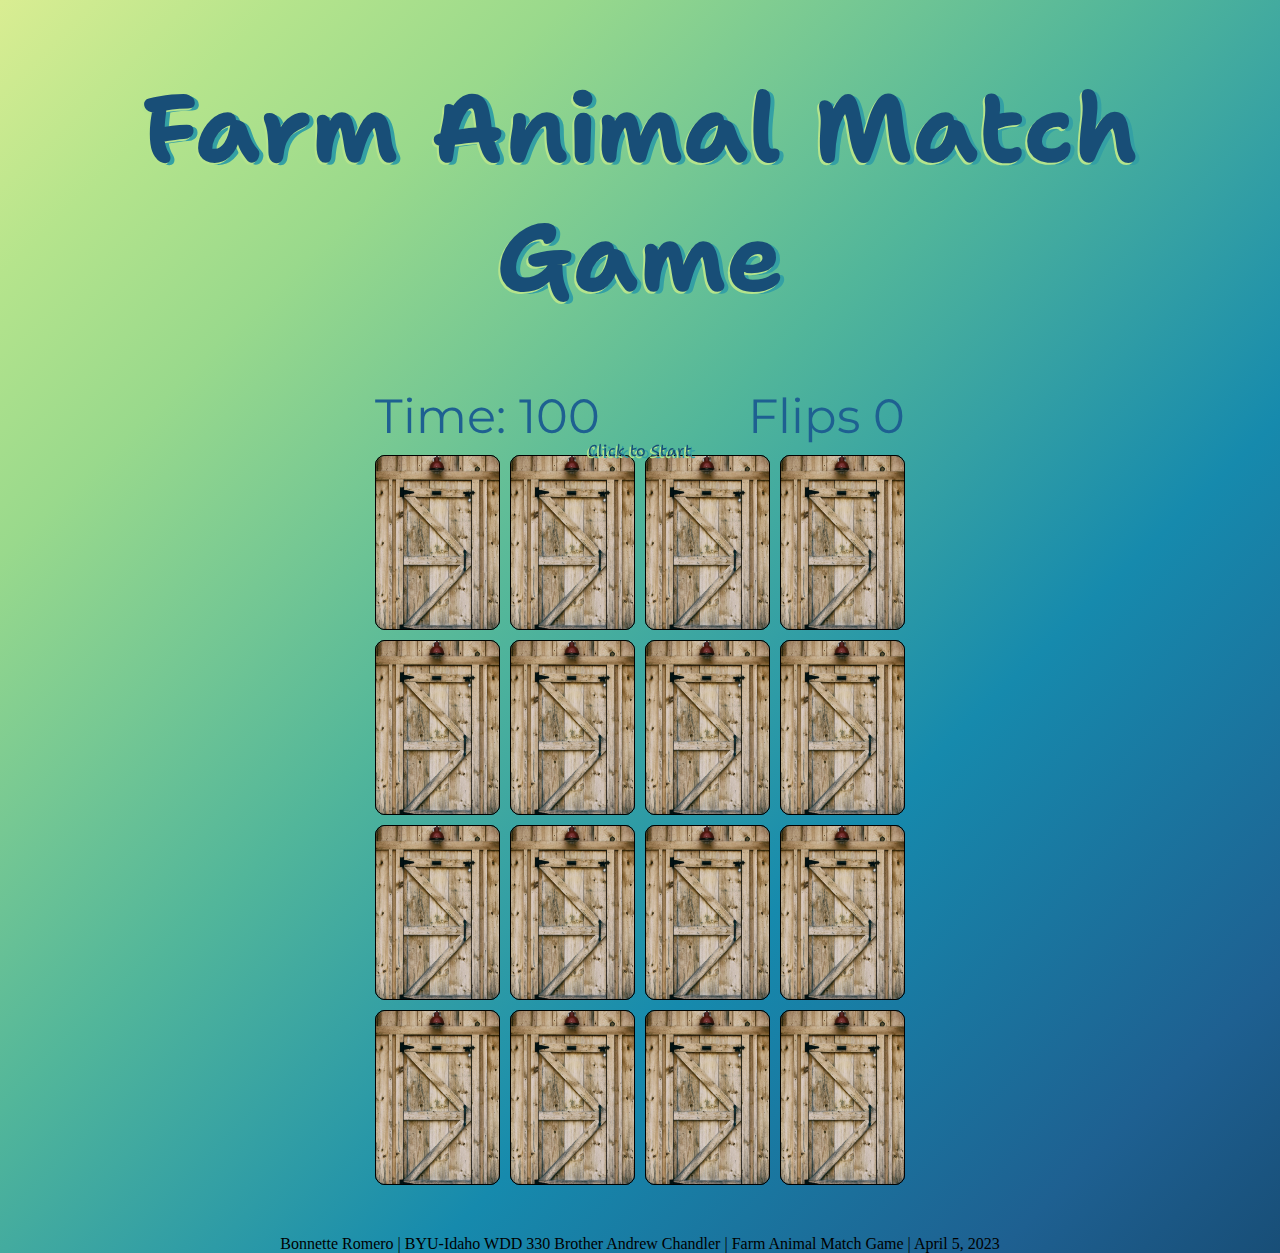
<file: index.html>
<!DOCTYPE html>
<html lang="en">
<head>
    <meta charset="UTF-8">
    <meta http-equiv="X-UA-Compatible" content="IE=edge">
    <meta name="viewport" content="width=device-width, initial-scale=1.0">
    <script src="./script.js" async></script> 
    <link rel="stylesheet" href="./style.css">

    <style>
        @import url('https://fonts.googleapis.com/css2?family=Shantell+Sans:ital,wght@0,300;0,400;0,500;0,600;0,700;0,800;1,300;1,400;1,500;1,600;1,700;1,800&display=swap');
    </style>
    <link rel="preconnect" href="https://fonts.googleapis.com">
    <link rel="preconnect" href="https://fonts.gstatic.com" crossorigin>
    <link href="https://fonts.googleapis.com/css2?family=Shantell+Sans:ital,wght@0,300;0,400;0,500;0,600;0,700;0,800;1,300;1,400;1,500;1,600;1,700;1,800&display=swap" rel="stylesheet">

        
    <style>
        @import url('https://fonts.googleapis.com/css2?family=Montserrat:wght@400;500;600;700;800;900&family=Shantell+Sans:ital,wght@0,300;0,400;0,500;0,600;0,700;0,800;1,300;1,400;1,500;1,600;1,700;1,800&display=swap');
    </style>
    <link rel="preconnect" href="https://fonts.googleapis.com">
    <link rel="preconnect" href="https://fonts.gstatic.com" crossorigin>
    <link href="https://fonts.googleapis.com/css2?family=Montserrat:wght@400;500;600;700;800;900&family=Shantell+Sans:ital,wght@0,300;0,400;0,500;0,600;0,700;0,800;1,300;1,400;1,500;1,600;1,700;1,800&display=swap" rel="stylesheet">

    <title>Bonnette Romero Farm animals card-value Match Game WDD 300 Challenge Project</title>
</head>
<body class="project">
    <h1 class="page-title">Farm Animal Match Game</h1>
        <div id = "start" class="overlay-text">
            Click to Start
        </div>
        <div id="game-over-text" class="overlay-text">
            Game Over
            <span class="overlay-text-small">Click to Restart</span>
        </div>
        <div id="victory-text" class="overlay-text">
            You Won!
            <span class="overlay-text-small">Click to Restart</span>
        </div>
        <div class="game-container">
            <div class="game-info-container">
                <div  class="game-info">
                    Time: <span id="time-remaining">100</span>
                </div>

                <div class="game-info">
                    Flips <span id="flips">0</span>
                </div>
            </div>
                <div class="card">
                    <div class="card-back card-face">
                        <img  class="barndoor" src="./images/barndoor.jpg" alt="wooden barn door" height = 175px width = 125px > 
                   </div>
                   <div class="card-front card-face">
                    <img class="animals card-value" src="./images/chickensbarn2.jpg" alt="chickens" height = 175px width = 125px>
                </div>
                </div>
                    
                <div class="card">
                    <div class="card-back card-face">
                         <img  class="barndoor" src="./images/barndoor.jpg" alt="wooden barn door" height = 175px width = 125px> 
                    </div>
                    <div class="card-front card-face">
                        <img class="animals card-value" src="./images/chickensbarn2.jpg" alt="chickens" height = 175px width = 125px>
                    </div>
                </div>
                    
                <div class="card">
                    <div class="card-back card-face">
                         <img  class="barndoor" src="./images/barndoor.jpg" alt="wooden barn door" height = 175px width = 125px> 
                    </div>
                    <div class="card-front card-face">
                        <img class="animals card-value" src="./images/cows2.jpg" alt="chickens" height = 175px width = 125px>
                    </div>
                </div>
                    
                <div class="card">
                    <div class="card-back card-face">
                         <img  class="barndoor" src="./images/barndoor.jpg" alt="wooden barn door" height = 175px width = 125px> 
                    </div>
                    <div class="card-front card-face">
                        <img class="animals card-value" src="./images/cows2.jpg" alt="chickens" height = 175px width = 125px>
                    </div>
                </div>
                    
                <div class="card">
                    <div class="card-back card-face">
                         <img  class="barndoor" src="./images/barndoor.jpg" alt="wooden barn door" height = 175px width = 125px> 
                    </div>
                    <div class="card-front card-face">
                        <img class="animals card-value" src="./images/dog.jpg" alt="chickens" height = 175px width = 125px>
                    </div>
                </div>
                    
                <div class="card">
                    <div class="card-back card-face">
                         <img  class="barndoor" src="./images/barndoor.jpg" alt="wooden barn door" height = 175px width = 125px> 
                    </div>
                    <div class="card-front card-face">
                        <img class="animals card-value" src="./images/dog.jpg" alt="chickens" height = 175px width = 125px>
                    </div>
                </div>
                    
                <div class="card">
                    <div class="card-back card-face">
                         <img  class="barndoor" src="./images/barndoor.jpg" alt="wooden barn door" height = 175px width = 125px> 
                    </div>
                    <div class="card-front card-face">
                        <img class="animals card-value" src="./images/ducks.jpg" alt="chickens" height = 175px width = 125px>
                    </div>
                </div>
                    
                <div class="card">
                    <div class="card-back card-face">
                         <img  class="barndoor" src="./images/barndoor.jpg" alt="wooden barn door" height = 175px width = 125px> 
                    </div>
                    <div class="card-front card-face">
                        <img class="animals card-value" src="./images/ducks.jpg" alt="chickens" height = 175px width = 125px>
                    </div>
                </div>
                    
                <div class="card">
                    <div class="card-back card-face">
                         <img  class="barndoor" src="./images/barndoor.jpg" alt="wooden barn door" height = 175px width = 125px> 
                    </div>
                    <div class="card-front card-face">
                        <img class="animals card-value" src="./images/goat.jpg" alt="chickens" height = 175px width = 125px>
                    </div>
                </div>
                    
                <div class="card">
                    <div class="card-back card-face">
                         <img  class="barndoor" src="./images/barndoor.jpg" alt="wooden barn door" height = 175px width = 125px> 
                    </div>
                    <div class="card-front card-face">
                        <img class="animals card-value" src="./images/goat.jpg" alt="chickens" height = 175px width = 125px>
                    </div>
                </div>
                    
                <div class="card">
                    <div class="card-back card-face">
                         <img  class="barndoor" src="./images/barndoor.jpg" alt="wooden barn door" height = 175px width = 125px> 
                    </div>
                    <div class="card-front card-face">
                        <img class="animals card-value" src="./images/horses.jpg" alt="chickens" height = 175px width = 125px>
                    </div>
                </div>
                    
                <div class="card">
                    <div class="card-back card-face">
                         <img  class="barndoor" src="./images/barndoor.jpg" alt="wooden barn door" height = 175px width = 125px> 
                    </div>
                    <div class="card-front card-face">
                        <img class="animals card-value" src="./images/horses.jpg" alt="chickens" height = 175px width = 125px>
                    </div>
                </div>
                    
                <div class="card">
                    <div class="card-back card-face">
                         <img  class="barndoor" src="./images/barndoor.jpg" alt="wooden barn door" height = 175px width = 125px> 
                    </div>
                    <div class="card-front card-face">
                        <img class="animals card-value" src="./images/lamb.jpg" alt="chickens" height = 175px width = 125px>
                    </div>
                </div>
                    
                <div class="card">
                    <div class="card-back card-face">
                         <img  class="barndoor" src="./images/barndoor.jpg" alt="wooden barn door" height = 175px width = 125px> 
                    </div>
                    <div class="card-front card-face">
                        <img class="animals card-value" src="./images/lamb.jpg" alt="chickens" height = 175px width = 125px>
                    </div>
                </div>
                    
                <div class="card">
                    <div class="card-back card-face">
                         <img  class="barndoor" src="./images/barndoor.jpg" alt="wooden barn door" height = 175px width = 125px> 
                    </div>
                    <div class="card-front card-face">
                        <img class="animals card-value" src="./images/pigs.jpg" alt="chickens" height = 175px width = 125px>
                    </div>
                </div>
                    
                <div class="card">
                    <div class="card-back card-face">
                         <img  class="barndoor" src="./images/barndoor.jpg" alt="wooden barn door" height = 175px width = 125px> 
                    </div>
                    <div class="card-front card-face">
                        <img class="animals card-value" src="./images/pigs.jpg" alt="chickens" height = 175px width = 125px>
                    </div>
                </div>         
    </div>
    <footer>Bonnette Romero | BYU-Idaho  WDD 330 Brother Andrew Chandler | Farm Animal Match Game | April 5, 2023</footer>
</body>
</html>
</file>
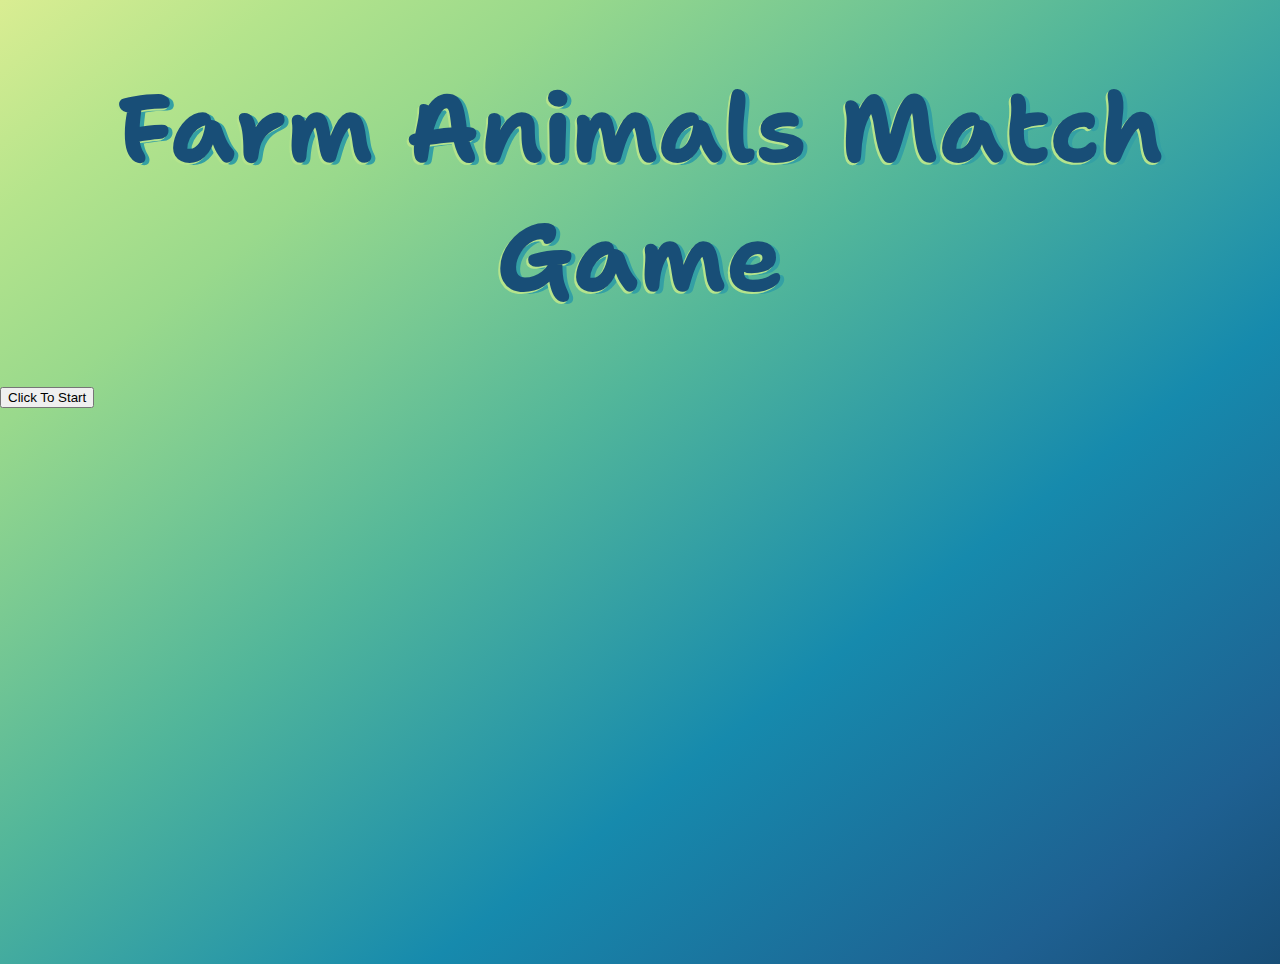
<file: projectindex.html>
<!DOCTYPE html>
<html lang="en">
<head>
    <meta charset="UTF-8">
    <meta http-equiv="X-UA-Compatible" content="IE=edge">
    <meta name="viewport" content="width=device-width, initial-scale=1.0">
    
    <link rel="stylesheet" href="./projectstyle.css">

    <style>
        @import url('https://fonts.googleapis.com/css2?family=Shantell+Sans:ital,wght@0,300;0,400;0,500;0,600;0,700;0,800;1,300;1,400;1,500;1,600;1,700;1,800&display=swap');
    </style>
    <link rel="preconnect" href="https://fonts.googleapis.com">
    <link rel="preconnect" href="https://fonts.gstatic.com" crossorigin>
    <link href="https://fonts.googleapis.com/css2?family=Shantell+Sans:ital,wght@0,300;0,400;0,500;0,600;0,700;0,800;1,300;1,400;1,500;1,600;1,700;1,800&display=swap" rel="stylesheet">

        
    <style>
        @import url('https://fonts.googleapis.com/css2?family=Montserrat:wght@400;500;600;700;800;900&family=Shantell+Sans:ital,wght@0,300;0,400;0,500;0,600;0,700;0,800;1,300;1,400;1,500;1,600;1,700;1,800&display=swap');
    </style>
    <link rel="preconnect" href="https://fonts.googleapis.com">
    <link rel="preconnect" href="https://fonts.gstatic.com" crossorigin>
    <link href="https://fonts.googleapis.com/css2?family=Montserrat:wght@400;500;600;700;800;900&family=Shantell+Sans:ital,wght@0,300;0,400;0,500;0,600;0,700;0,800;1,300;1,400;1,500;1,600;1,700;1,800&display=swap" rel="stylesheet">

    <title>Bonnette Romero Farm animals card-value Match Game WDD 300 Challenge Project</title>
</head>
<body class = "project">
  <h1 class="page-title">Farm Animals Match Game</h1>
  <div id= 'won' class = 'hidden'></div>
  <button id = 'game-button' onclick='StartGame()'>Click To Start </button>
  <div id= 'gameBoard'></div>
  <script src="./projectscript.js"></script>
</body>
</html>
</file>
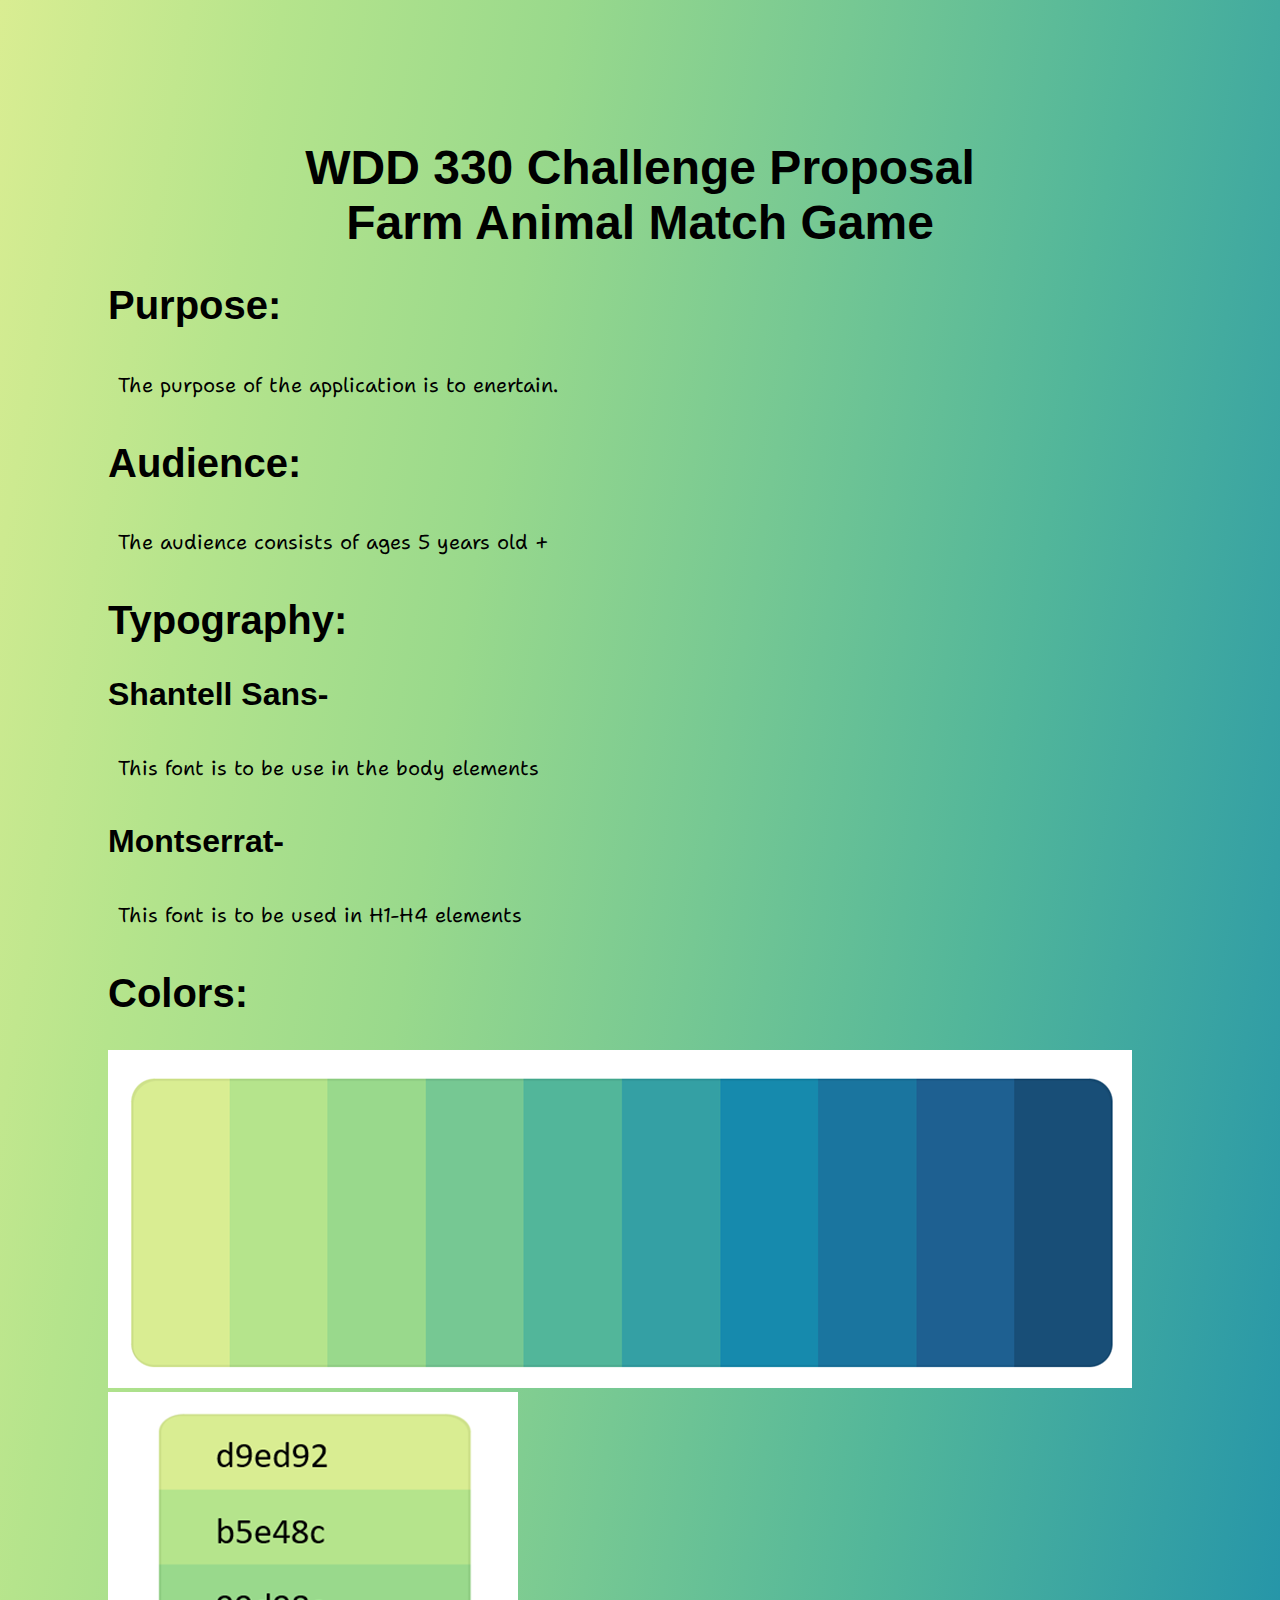
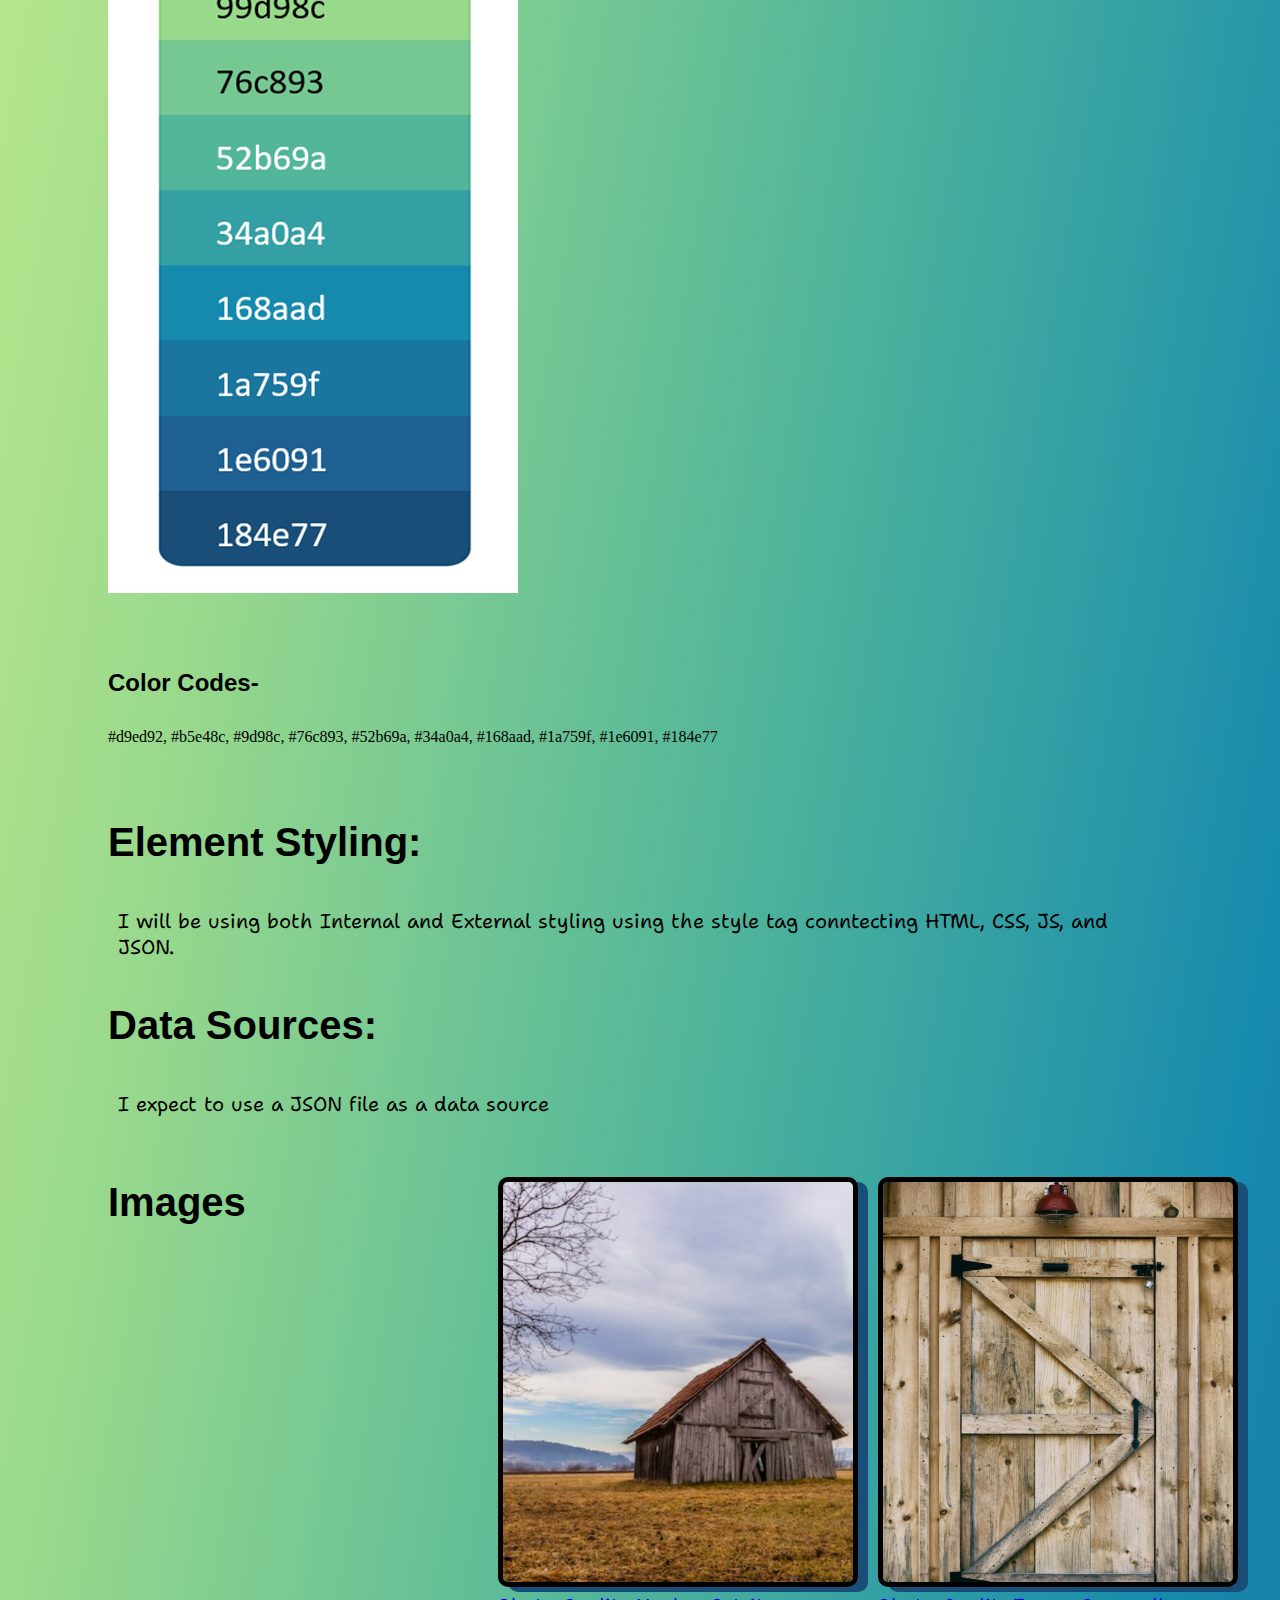
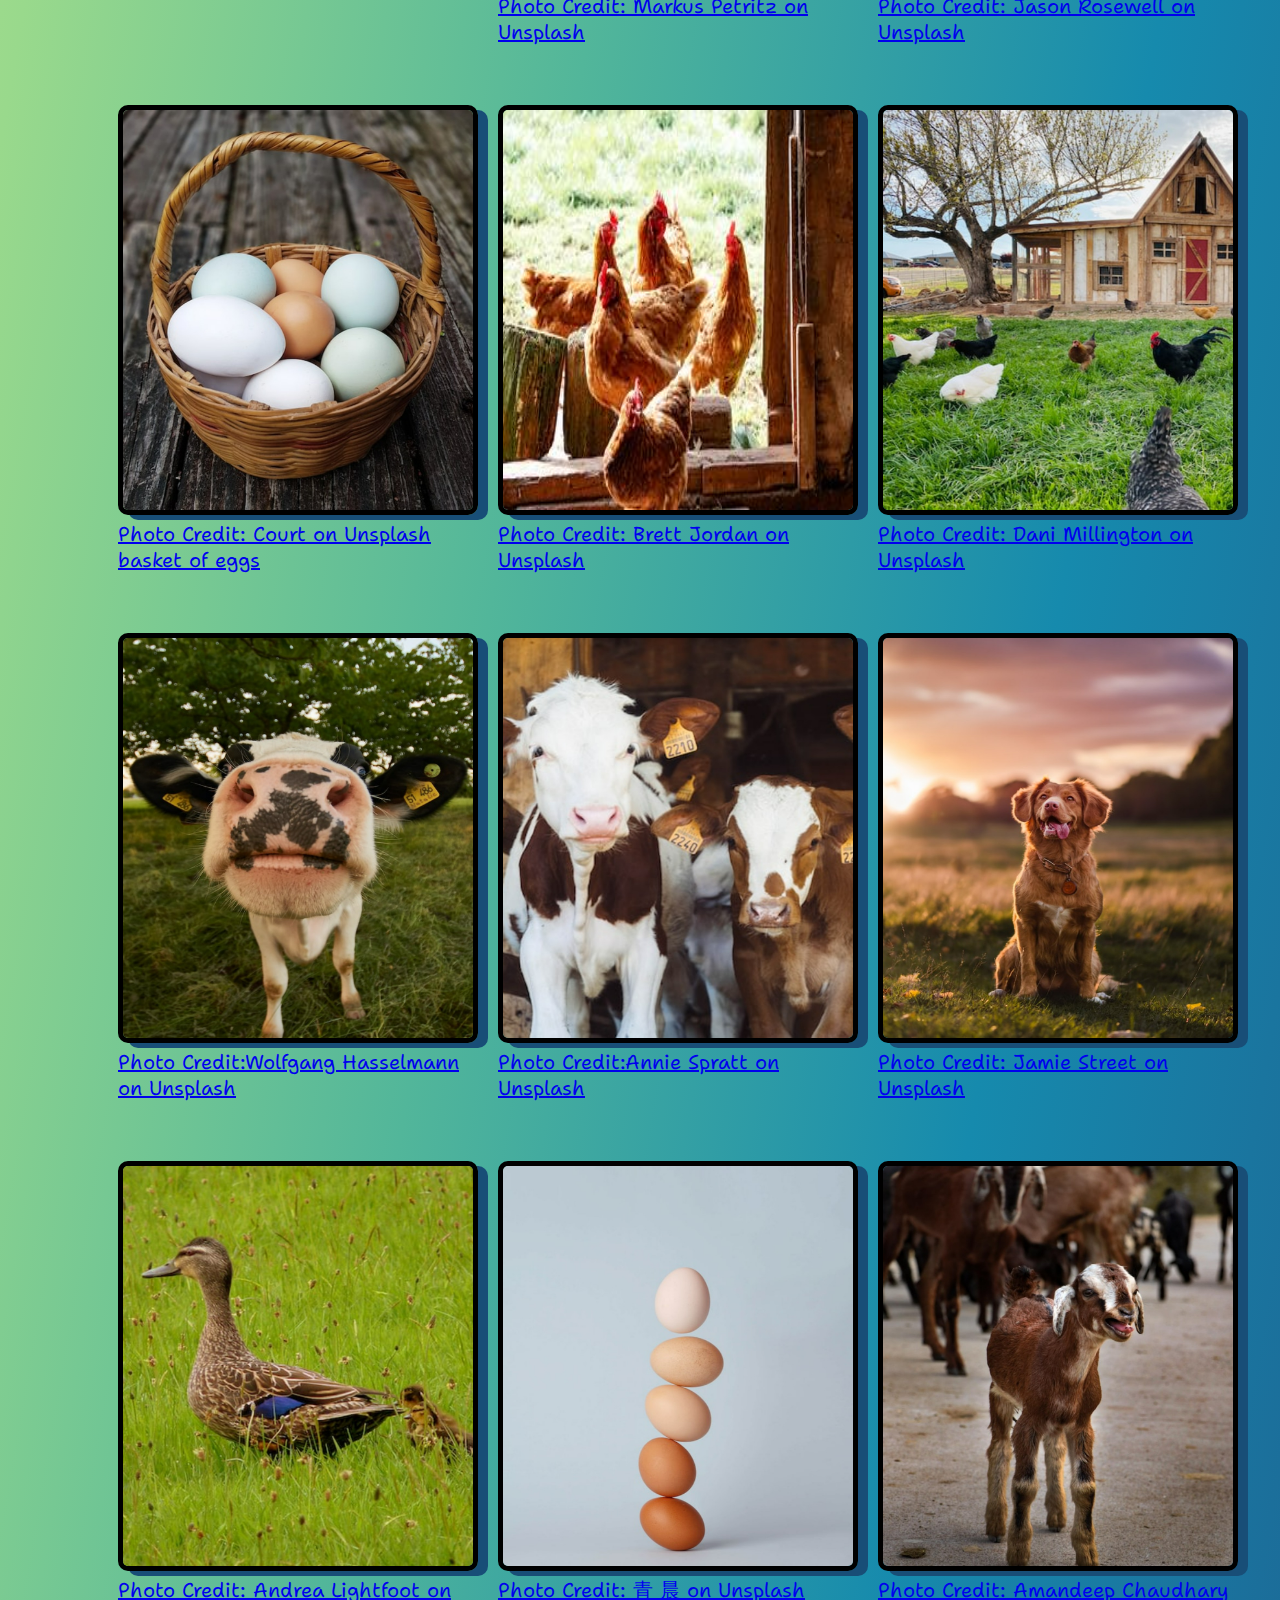
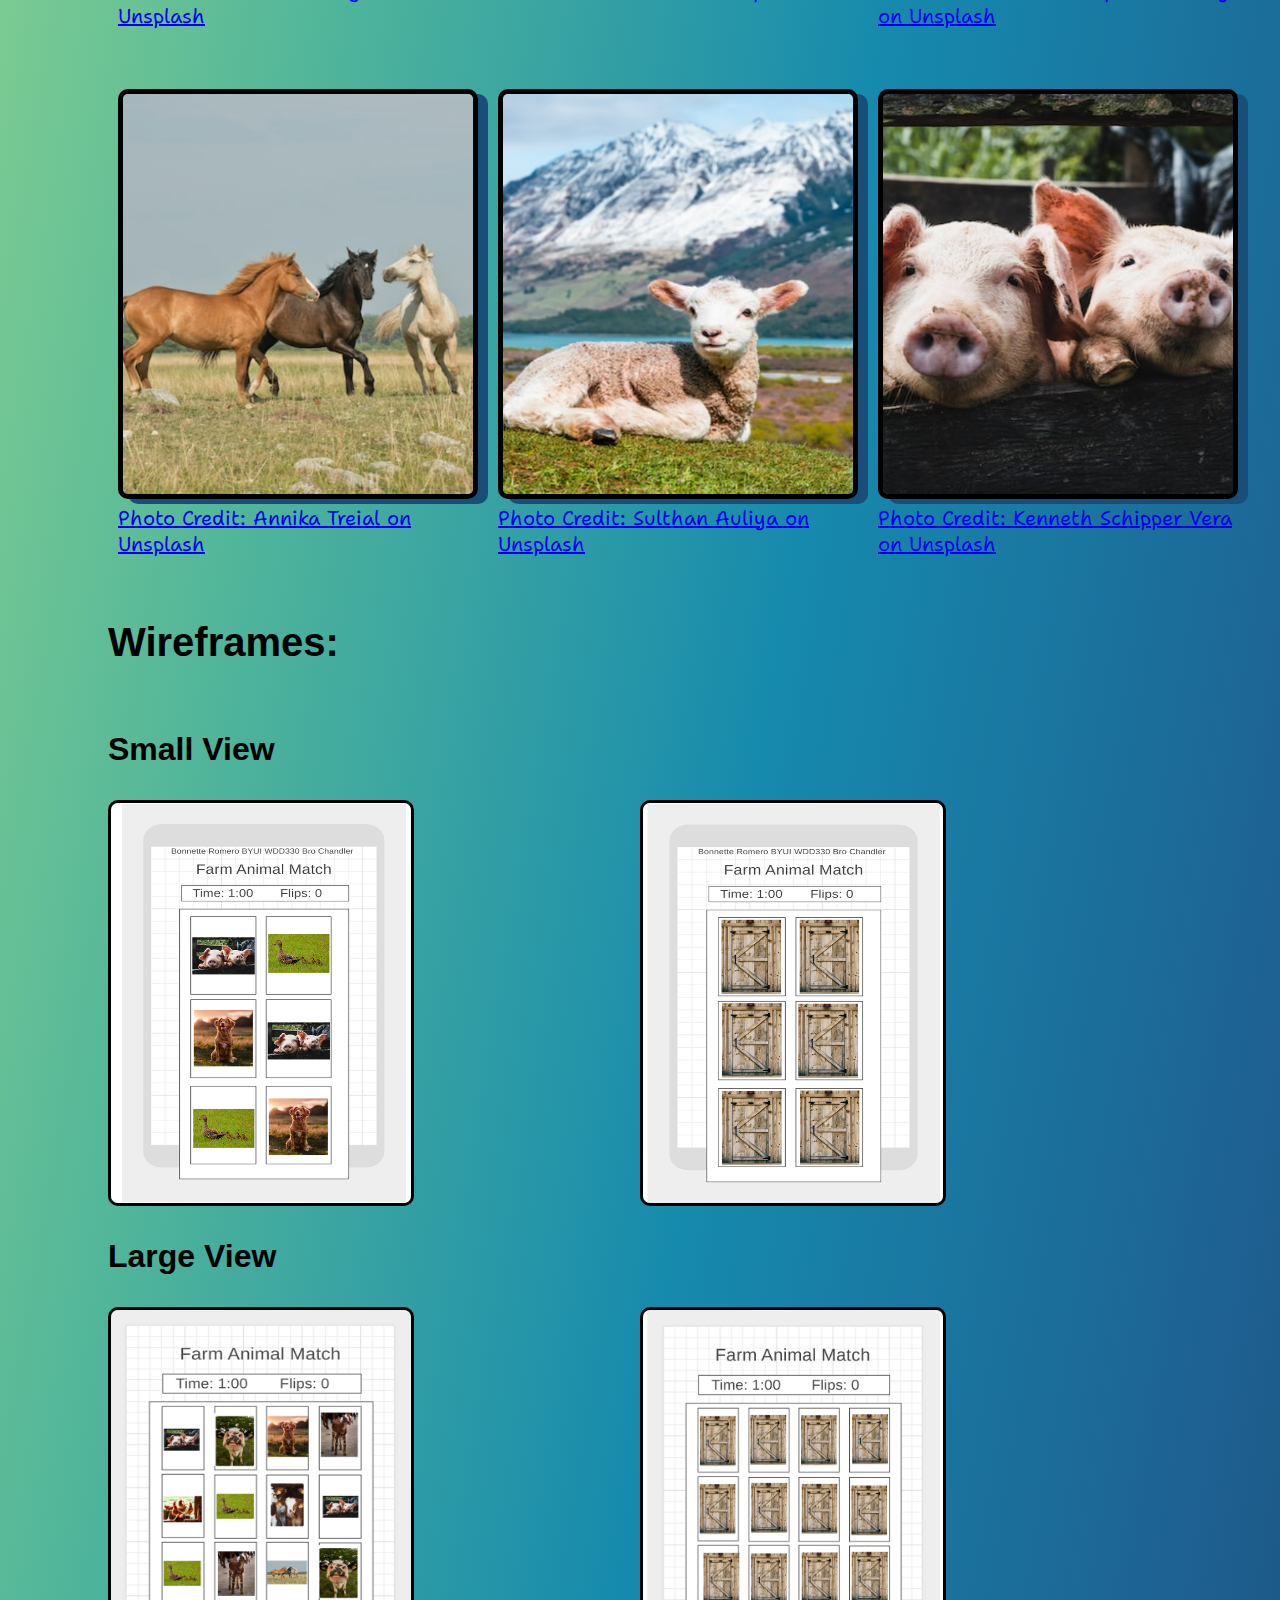
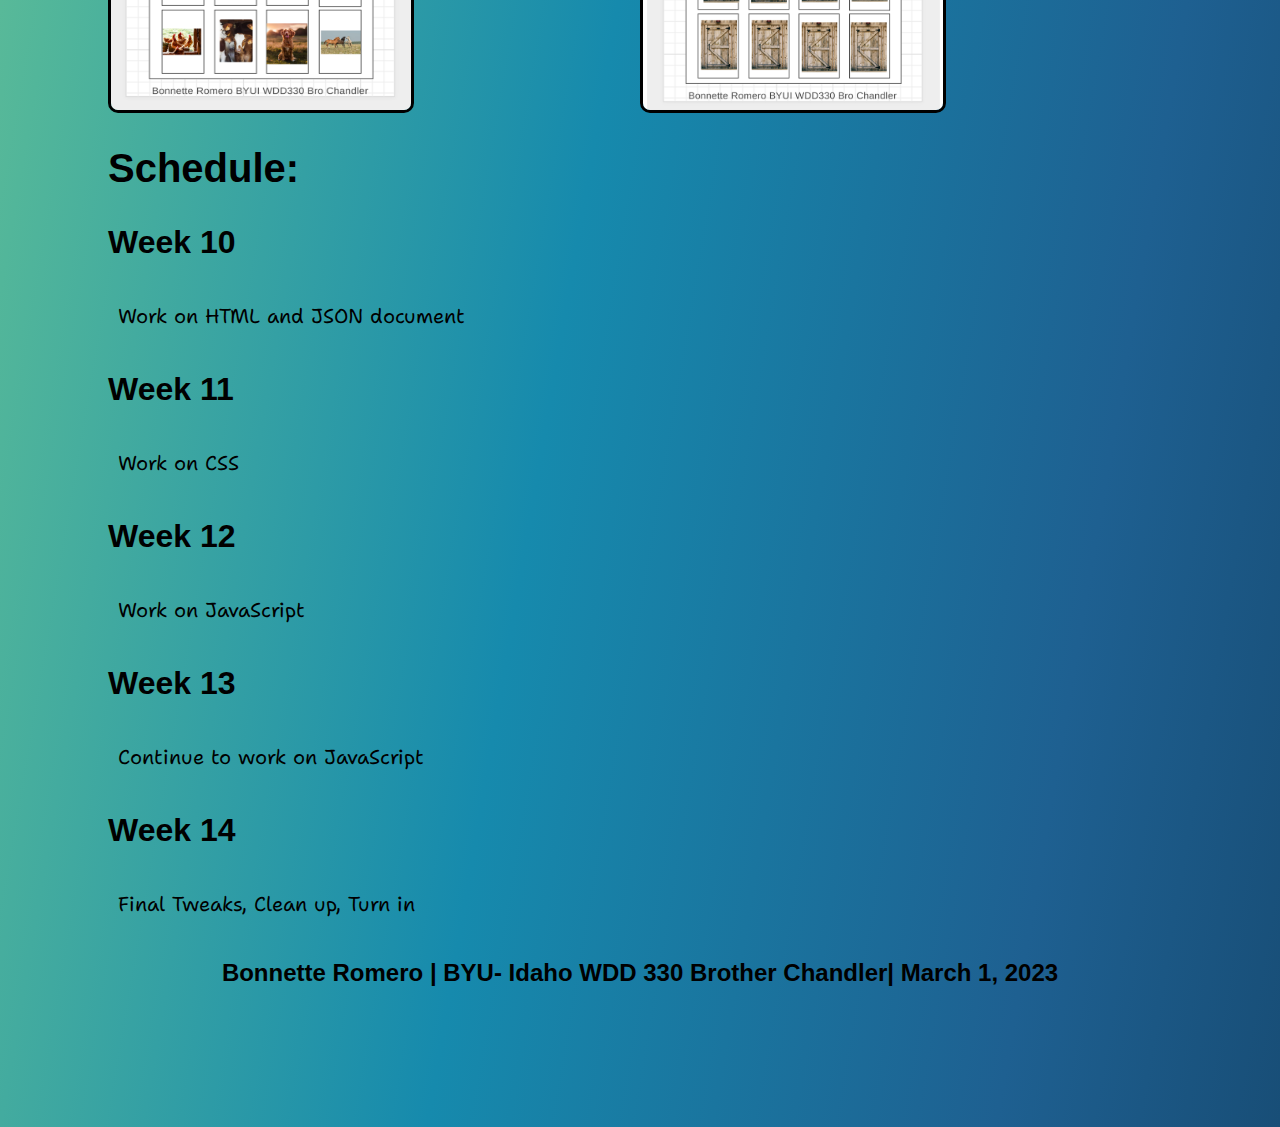
<file: proposal.html>
<!DOCTYPE html>
<html lang="en">
<head>
    <meta charset="UTF-8">
    <meta http-equiv="X-UA-Compatible" content="IE=edge">
    <meta name="viewport" content="width=device-width, initial-scale=1.0">
    <title>Bonnette Romero Challenge Proposal --Match Game</title>
    <link rel="stylesheet" href="./proposalStyle.css">
    <style>
        @import url('https://fonts.googleapis.com/css2?family=Shantell+Sans:ital,wght@0,300;0,400;0,500;0,600;0,700;0,800;1,300;1,400;1,500;1,600;1,700;1,800&display=swap');
        </style>
    <script src="./script.js"></script>
</head>
<body class = "proposal">
<header>
    <h1>WDD 330 Challenge Proposal <br> Farm Animal Match Game</h1>
</header>
<section>
<div>
    <h2>Purpose:</h2>
        <p>The purpose of the application is to enertain.</p>
    <h2>Audience:</h2>
        <p>The audience consists of ages 5 years old +</p>
    <h2>Typography:</h2>
    <h3>Shantell Sans-</h3>
    <p>This font is to be use in the body elements</p>
    <h3>Montserrat-</h3>
    <p>This font is to be used in H1-H4 elements</p>
        
    <h2>Colors:</h2>
        <img src="./images/colorTemplate.png" alt="Color colorTemplate">
        <img src="./images/colorTemplateCodes.png" alt="Color Template with codes">
        <p> <h4>Color Codes-</h4>
            #d9ed92, #b5e48c, #9d98c, #76c893, #52b69a, #34a0a4, #168aad, #1a759f, #1e6091, #184e77
        </p>
    <h2>Element Styling:</h2>
        <p>I will be using both Internal and External styling using the style tag conntecting HTML, CSS, JS, and JSON.
        </p>

    <h2>Data Sources:</h2>
        <p>I expect to use a JSON file as a data source</p>
    <div class = "cardImg">
    <h2>Images</h2>
        <p><img class= "proposalImg" src="./images/barn.jpg" 
                alt="Photo by Markus Petritz on Unsplash barn">
            <a href="https://unsplash.com/photos/IUkADtlFbK0"> 
                <br>
                 Photo Credit: Markus Petritz on Unsplash
            </a>
        </p>

        <p><img class= "proposalImg" src="./images/barndoor.jpg" 
                alt="Photo by Jason Rosewell on Unsplash barn door" >
            <a href=" https://unsplash.com/photos/D3YwPVsNATg">  
                <br>
                Photo Credit: Jason Rosewell on Unsplash </a> 
            </p>

        <p> <img class= "proposalImg" src="./images/basketofeggs.jpg" 
                alt="Photo by Court on Unsplash basketofeggs" >
            <a href="https://unsplash.com/photos/Jo2tCHAy-8E">
                <br>
                Photo Credit: Court on Unsplash basket of eggs
            </a>
        </p>

        <p><img class= "proposalImg" 
                src="./images/chickens.jpg" alt="Photo by Brett Jordan on Unsplash chickens" >
            <a href="https://unsplash.com/photos/tp9Y4_w9DIA">
                <br>
                Photo Credit: Brett Jordan on Unsplash       
            </a>
        </p>

        <p><img class= "proposalImg" src="./images/chickensbarn2.jpg" alt="Photo by Dani Milington on Unsplash chickens in barn" >
            <a href=" https://unsplash.com/photos/J6EpY43_1jg">
                <br>
                Photo Credit: Dani Millington on Unsplash    
            </a>
        </p>

        <p><img class= "proposalImg" src="./images/cownose.jpg" alt="Photo by Wolfgang Hasselmann on Unsplash    cow nose" >
            <a href=" https://unsplash.com/photos/CY6MLcLvdX0 ">
                <br>
                Photo Credit:Wolfgang Hasselmann on Unsplash    
            </a>
        </p>

        <p><img class= "proposalImg" src="./images/cows.jpg" alt="by Annie Spratt on Unsplash cows" >
            <a href="https://unsplash.com/photos/JMjNnQ2xFoY">
                <br>
                Photo Credit:Annie Spratt on Unsplash</a>
        </p>
                
        <p><img class= "proposalImg" src="./images/dog.jpg"alt="Photo by Jamie Street on Unsplash dog">
            <a href="https://unsplash.com/photos/DZ3ixpNPt7c">
                <br>
                Photo Credit: Jamie Street on Unsplash 
            </a>  
        </p>
        
        <p>  <img class= "proposalImg" src="./images/ducks.jpg" alt="Photo by Andrea Lightfoot on Unsplash ducks" >
            <a href="https://unsplash.com/photos/cATSyY1zqJI">
                <br>
                Photo Credit: Andrea Lightfoot on Unsplash
            </a>
        </p>
       
        <p><img class= "proposalImg" src="./images/eggstack.jpg" alt="Photo by 青 晨 on Unsplash  eggstack">
            <a href=" https://unsplash.com/photos/eIzzzwtkBjU">
                <br>
                Photo Credit: 青 晨 on Unsplash</a>
        </p>
        
        <p><img class= "proposalImg" src="/images/goat.jpg" alt="Photo by Amandeep Chaudhary on Unsplash  goat">
            <a href="https://unsplash.com/photos/2dyNOXY7aF4">
                <br>
                Photo Credit: Amandeep Chaudhary on Unsplash
            </a>
        </p>

        <p> <img class= "proposalImg" src="/images/horses.jpg" alt="" >
            <a href="https://unsplash.com/photos/e4WUwbcur7Y">
                <br>
                Photo Credit: Annika Treial on Unsplash  
            </a>
        </p>
        

        
        <p><img class= "proposalImg" src="/images/lamb.jpg" alt="Photo by Sulthan Auliya on Unsplash  lamb" > 
            <a href="https://unsplash.com/photos/E9ex3BxWqG0">
                <br>
                Photo Credit: Sulthan Auliya on Unsplash 
            </a>
        </p>

        <p><img class= "proposalImg" src="/images/pigs.jpg" alt="Photo by Kenneth Schipper Vera on Unsplash pigs">
            <a href="https://unsplash.com/photos/6y7jACxmhP8">
                <br>
                Photo Credit: Kenneth Schipper Vera on Unsplash
            </a>
        </p>
    </div>
</div>

    <div class="wireframesDiv">
        <h2 >Wireframes:</h2>
        <br>
            <h3>Small View</h3> <br>
                <img class="wireframes"src="./images/SmallViewBack.png" alt="small view back" >
                <img class="wireframes" src="./images/smallViewFront.png" alt="small view front" >
                <h3>Large View</h3> <br>
                <img class="wireframes" src="./images/largeViewBack.png" alt="large view back" >
                <img class="wireframes" src="./images/largeViewFront.png" alt="large view front">
    </div>
    <div>
        <h2>Schedule:</h2>
            <h3>Week 10</h3>
                <p>Work on HTML and JSON document</p>
            <h3>Week 11</h3>
                <p>Work on CSS</p>
            <h3>Week 12</h3>
                <p>Work on JavaScript</p>
            <h3>Week 13</h3>
                <p>Continue to work on JavaScript</p>
            <h3>Week 14</h3>
                <p>Final Tweaks, Clean up, Turn in</p>
    </div>   
</section>  
<footer>
    <h4>Bonnette Romero | BYU- Idaho WDD 330 Brother Chandler| March 1, 2023</h4>
    
</footer>

</body>
</html>
</file>
<file: style.css>
/* Proposal Styling */
.proposalImg {
    width: 350px;
    height: 400px;
}

.proposal p {
    font-family: 'Shantell Sans', cursive;
    font-size: 20px;
    padding: 10px;
}

.proposal h1,
h2,
h3,
h4 {
    font-family: 'Montserrat', sans-serif;
}

.proposal h1 {
    font-size: 48px;
}

.proposal h2 {
    font-size: 40px;
}

.proposal h3 {
    font-size: 32px;
}

.proposal h4 {
    font-size: 24px;
}

.proposal {
    padding: 100px;
    background: linear-gradient(to bottom right, #d9ed92, #b5e48c, #99d98c, #76c893, #52b69a, #34a0a4, #168aad, #1a759f, #1e6091, #184e77);
}

div.cardImg {
    display: grid;
    grid-template-columns: 1fr 1fr 1fr;
}

img.proposalImg {
    border: 5px solid black;
    border-radius: 10px;
    box-shadow: 10px 5px #184e77;
}

.proposal header,
footer {
    text-align: center;
}

img.wireframes {
    width: 300px;
    height: 400px;
    border: 3px solid black;
    border-radius: 10px;
}

.wireframesDiv {
    display: grid;
    grid-template-columns: 1fr 1fr;
}

* {
    box-sizing: border-box;
}

.project {
    min-height: 100vh;
}

body.project {
    margin: 0;
    background: linear-gradient(to bottom right, #d9ed92, #b5e48c, #99d98c, #76c893, #52b69a, #34a0a4, #168aad, #1a759f, #1e6091, #184e77);
}

.page-title {
    color: #184e77;
    font-family: 'Shantell Sans', cursive;
    font-size: 6em;
    text-shadow: -2px 2px #b5e48c, 4px 2px #34a0a4;
    text-align: center;
}

.game-info {
    color: #1e6091;
    font-family: 'Montserrat', sans-serif;
    font-size: 3em;
}

.game-info-container {
    grid-column: 1 / -1;
    display: flex;
    justify-content: space-between;
}

.game-container {
    display: grid;
    grid-template-columns: repeat(4, auto);
    grid-gap: 10px;
    margin: 50px;
    justify-content: center;
    perspective: 500px;
}

.card {
    position: relative;
    /* background-color: #d9ed92; */
    height: 175px;
    width: 125px;
    border-radius: 10px;
    border: 1px solid black;
}

.card-face {
    position: absolute;
    width: 100%;
    height: 100%;
    display: flex;
    justify-content: center;
    align-items: center;
    -webkit-backface-visibility: hidden;
    backface-visibility: hidden;
    transition: transform 500ms ease-in-out;
}

.card.visible .card-back {
    transform: rotateY(180deg);
}

.card.visible .card-front {
    display: contents;
   /* transform: rotateX(-180deg); */
}

.card.visible .animals {
    animation: rotateanim 1000s linear  500ms;
}

.card.matched .animals{
    animation: dance 1s linear  500ms;
}

.overlay-text {
    display: none;
    position: fixed;
    top: 0;
    left: 0;
    right: 0;
    bottom: 0;
    justify-content: center;
    align-items: center;
    z-index: 100;
    font-family: 'Shantell Sans', cursive;
    color: #184e77;
    text-shadow: -2px 2px #b5e48c, 4px 2px #34a0a4;
}

.overlay-text-small {
    font-size: .3em;
    font-family: 'Montserrat', sans-serif;
}

.overlay-text.visible {
    display: flex;
    animation: overlay-grow 1500ms forwards;
    flex-direction: column;
}

@keyframes overlay-grow {
    from {
        background-color: rgba(217, 237, 146, .2);
        font-size: 0;
    }

    to {
        background-color: rgba(52, 160, 164, 1);
        font-size: 8em;
        font-style: oblique;
    }
}

@keyframes rotateanim {
    0%, 
    100% {
        -webkit-backface-visibility: visible;
        backface-visibility: visible;
        transform: rotate(180) scale(1);
    }
}

@keyframes dance {

    0%,
    100% {
        transform: rotate(0) scale(1.2);
    }

    25% {
        transform: rotate(-30deg) scale(1.2);
    }

    75% {
        transform: rotate(30deg) scale(1.2);
    }
}

img {
    border-radius: 10px;
    -webkit-transform: rotate(0) scale(1);
    transform: rotate(0) scale(1);
    border: 1px solid black;

}

img:hover {
    -webkit-transform: scale(.90);
    transform: scale(.90);
    -webkit-transition: .3s ease-in-out;
    transition: .3sec ease-in-out;
}

.card-front {
    transform: rotateY(180deg);
}

@media (max-width: 600px) {
    .game-container {
        grid-template-columns: repeat(2, auto);
    }

    .game-info-container {
        flex-direction: column;
        align-items: center;
    }
}
</file>
<file: projectstyle.css>
* {
  box-sizing: border-box;
}

.project {
  min-height: 100vh;
}

body.project{
  margin: 0;
  background: linear-gradient(to bottom right, #d9ed92,#b5e48c, #99d98c, #76c893, #52b69a,#34a0a4, #168aad,#1a759f, #1e6091, #184e77);
}

.page-title{
  color: #184e77;
  font-family: 'Shantell Sans', cursive;
  font-size: 6em;
  text-shadow: -2px 2px #b5e48c, 4px 2px #34a0a4;
  text-align: center;
}

.game-info {
  color:#1e6091;
  font-family: 'Montserrat', sans-serif;
  font-size: 3em;
}

.game-info-container {
  grid-column: 1 / -1;
  display: flex;
  justify-content: space-between;
}

.game-container {
  display: grid;
  grid-template-columns: repeat(4, auto);
  grid-gap: 10px;
  margin: 50px;
  justify-content: center;
  perspective: 500px;
}

.card {
  position: relative;
  background-color: #d9ed92;
  height: 175px;
  width: 125px;
  border-radius: 10px; 
  border: 1px solid black;  
}

.card-face {
  position: absolute;
  width: 100%;
  height: 100%;
  display: flex;
  justify-content: center;
  align-items: center;  
  -webkit-backface-visibility: hidden;  
  backface-visibility: hidden;   
  transition: transform 500ms ease-in-out;
}

.card:visible .card-back {
  transform: rotateY(-180deg);
}

.card:visible .card-front{
  transform: rotateY(0);
}

.card.matched .animals {
  animation: dance 1s linear infinite 500ms;
}

.overlay-text { 
  display: none;
  position: fixed;
  top: 0;
  left: 0;
  right: 0;
  bottom: 0;
  justify-content: center;
  align-items: center;
  z-index: 100;
  font-family: 'Shantell Sans', cursive;
  color: #184e77;
  text-shadow: -2px 2px #b5e48c, 4px 2px #34a0a4;
}
.overlay-text-small {
  font-size: .3em;
  font-family:  'Montserrat', sans-serif;
}
.overlay-text.visible {
   display: flex;
   animation: overlay-grow 1500ms forwards;
   flex-direction: column;
}

@keyframes overlay-grow {
  from{
      background-color: rgba(217, 237, 146, .2);
      font-size: 0;
  }
  to {
      background-color: rgba(52, 160, 164, 1);
      font-size: 8em;
      font-style: oblique;
  }
}

@keyframes dance{
  0%, 100% {
      transform: rotate(0) scale(1.2);
  }
  25% {
      transform: rotate(-30deg) scale(1.2);
  }
  75% {
      transform: rotate(30deg) scale(1.2);
  }
}

img {
  border-radius: 10px;
  -webkit-transform: rotate(0) scale(1);
  transform: rotate(0) scale(1);
  border: 1px solid black; 
  
}
img:hover {
  -webkit-transform:  scale(.90);
transform:  scale(.90);
  -webkit-transition: .3s ease-in-out;
  transition: .3sec ease-in-out;
}

.card-front {
  transform: rotateY(180deg);
}

@media (max-width: 600px) {
.game-container{
      grid-template-columns: repeat(2, auto) ;
  }   
  .game-info-container {
      flex-direction: column;
      align-items: center;
  }
}
</file>
<file: proposalStyle.css>
/* Proposal Styling */
.proposalImg {
    width:350px;
    height: 400px;
}
.proposal p{
    font-family: 'Shantell Sans', cursive;
    font-size: 20px;
    padding: 10px;
}
.proposal h1, h2, h3, h4 {
    font-family: 'Montserrat', sans-serif;
}
.proposal h1 {
    font-size: 48px;
}
.proposal h2 {
    font-size: 40px;
}
.proposal h3 {
    font-size: 32px;
}
.proposal h4 {
    font-size: 24px;
}
.proposal {
    padding:100px;
    background: linear-gradient(to bottom right, #d9ed92, #b5e48c, #99d98c, #76c893, #52b69a, #34a0a4, #168aad, #1a759f, #1e6091, #184e77);
}
div.cardImg {
    display: grid;
    grid-template-columns: 1fr 1fr 1fr;
}
img.proposalImg{
    border: 5px solid black;
    border-radius: 10px;
    box-shadow: 10px 5px  #184e77;
}
.proposal header, footer {
    text-align: center;
}
img.wireframes {
    width:300px;
    height:400px;
    border: 3px solid black;
    border-radius: 10px;
}
.wireframesDiv{
    display: grid;
    grid-template-columns: 1fr 1fr;
}
</file>
